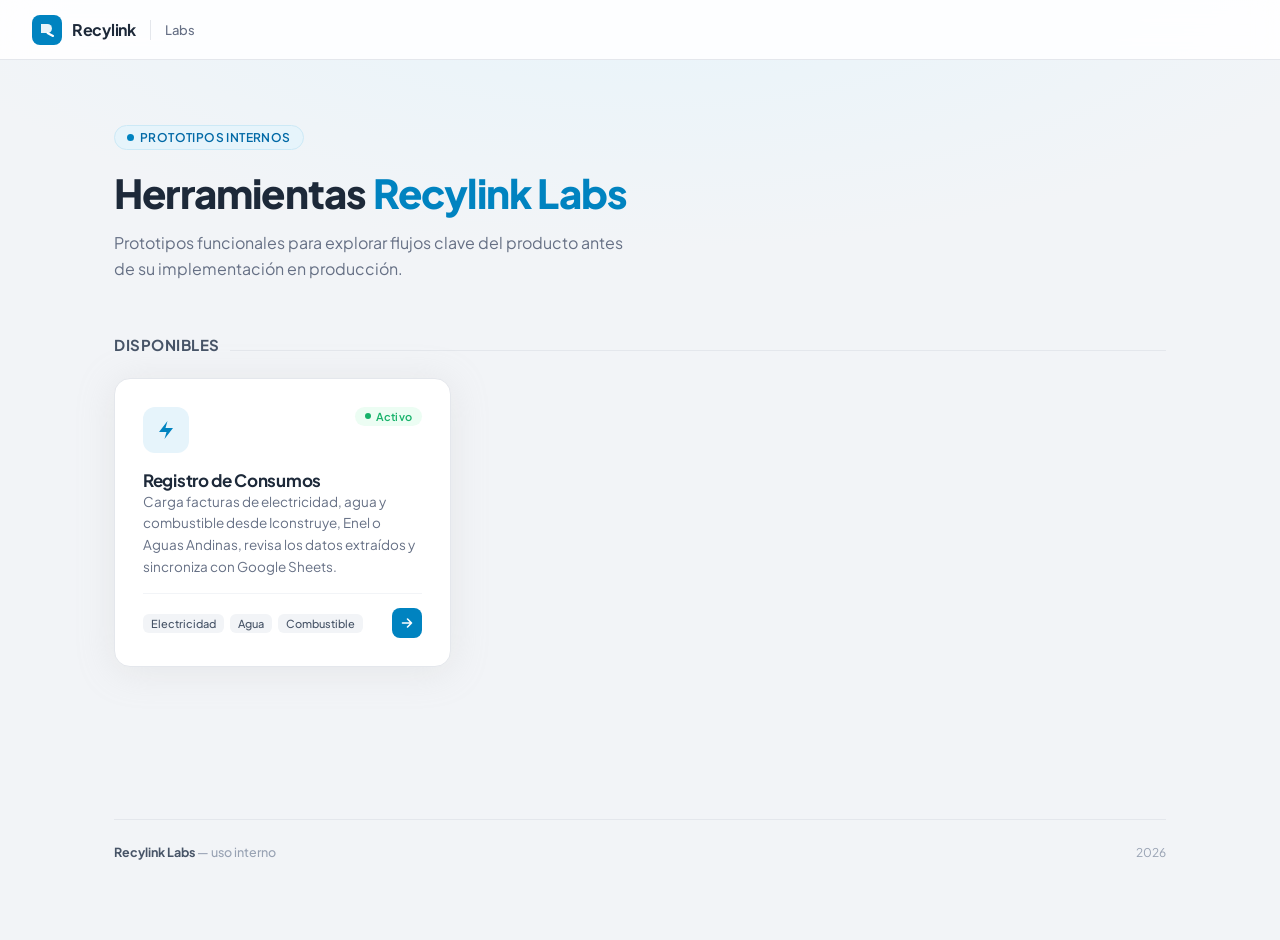
<file: index.html>
<!DOCTYPE html>
<html lang="es">
<head>
  <meta charset="UTF-8" />
  <meta name="viewport" content="width=device-width, initial-scale=1" />
  <title>Recylink Labs</title>
  <link rel="preconnect" href="https://fonts.googleapis.com" />
  <link rel="preconnect" href="https://fonts.gstatic.com" crossorigin />
  <link href="https://fonts.googleapis.com/css2?family=Plus+Jakarta+Sans:wght@400;500;600;700;800&display=swap" rel="stylesheet" />
  <style>
    /* ── Recylink DS tokens (subset) ─────────────────────────────── */
    :root {
      --rl-font: "Plus Jakarta Sans", system-ui, -apple-system, "Segoe UI", Roboto, sans-serif;
      --rl-gray-50:  #F9FAFB;
      --rl-gray-100: #F2F4F7;
      --rl-gray-200: #E4E7EC;
      --rl-gray-300: #D0D5DD;
      --rl-gray-400: #98A2B3;
      --rl-gray-500: #667085;
      --rl-gray-600: #475467;
      --rl-gray-700: #344054;
      --rl-gray-800: #1D2939;
      --rl-primary-50:  #E6F4FB;
      --rl-primary-100: #CCE9F6;
      --rl-primary-400: #A3CAFD;
      --rl-primary-700: #00528B;
      --rl-primary-800: #0083C0;
      --rl-primary-900: #0069A6;
      --rl-success-500: #17B26A;
      --rl-success-50:  #ECFDF3;
      --rl-card-shadow: 0 4px 36px 0 rgba(190,190,190,0.25);
      --rl-card-shadow-hover: 0 8px 44px 0 rgba(150,150,160,0.35);
    }

    *, *::before, *::after { box-sizing: border-box; margin: 0; padding: 0; }

    body {
      font-family: var(--rl-font);
      background:
        radial-gradient(1200px 500px at 50% -8%, var(--rl-primary-50) 0%, transparent 65%),
        var(--rl-gray-100);
      min-height: 100vh;
      color: var(--rl-gray-700);
    }

    /* ── Top bar ─────────────────────────────────────────────────── */
    .topbar {
      position: sticky;
      top: 0;
      z-index: 100;
      background: rgba(255,255,255,0.88);
      backdrop-filter: blur(12px);
      -webkit-backdrop-filter: blur(12px);
      border-bottom: 1px solid var(--rl-gray-200);
      padding: 0 32px;
      height: 60px;
      display: flex;
      align-items: center;
      gap: 10px;
    }

    .topbar-logo {
      display: flex;
      align-items: center;
      gap: 10px;
      text-decoration: none;
    }

    .topbar-icon {
      width: 30px;
      height: 30px;
      background: var(--rl-primary-800);
      border-radius: 8px;
      display: flex;
      align-items: center;
      justify-content: center;
    }

    .topbar-icon svg { display: block; }

    .topbar-name {
      font-size: 16px;
      font-weight: 700;
      color: var(--rl-gray-800);
      letter-spacing: -0.3px;
    }

    .topbar-sep {
      width: 1px;
      height: 20px;
      background: var(--rl-gray-200);
      margin: 0 4px;
    }

    .topbar-label {
      font-size: 13px;
      font-weight: 500;
      color: var(--rl-gray-500);
      letter-spacing: 0.2px;
    }

    /* ── Main content ────────────────────────────────────────────── */
    .page {
      max-width: 1100px;
      margin: 0 auto;
      padding: 64px 24px 80px;
    }

    /* ── Hero ────────────────────────────────────────────────────── */
    .hero { margin-bottom: 52px; }

    .hero-eyebrow {
      display: inline-flex;
      align-items: center;
      gap: 6px;
      background: var(--rl-primary-50);
      color: var(--rl-primary-900);
      border: 1px solid var(--rl-primary-100);
      border-radius: 99px;
      padding: 4px 12px;
      font-size: 12px;
      font-weight: 600;
      letter-spacing: 0.4px;
      text-transform: uppercase;
      margin-bottom: 20px;
    }

    .hero-eyebrow::before {
      content: "";
      width: 7px; height: 7px;
      border-radius: 50%;
      background: var(--rl-primary-800);
      flex-shrink: 0;
    }

    .hero h1 {
      font-size: clamp(28px, 4vw, 40px);
      font-weight: 800;
      color: var(--rl-gray-800);
      letter-spacing: -0.8px;
      line-height: 1.15;
      margin-bottom: 14px;
    }

    .hero h1 span { color: var(--rl-primary-800); }

    .hero p {
      font-size: 16px;
      font-weight: 400;
      color: var(--rl-gray-500);
      line-height: 1.65;
      max-width: 520px;
    }

    /* ── Section heading ─────────────────────────────────────────── */
    .section-head {
      display: flex;
      align-items: baseline;
      gap: 10px;
      margin-bottom: 24px;
    }

    .section-head h2 {
      font-size: 15px;
      font-weight: 700;
      color: var(--rl-gray-600);
      letter-spacing: 0.5px;
      text-transform: uppercase;
    }

    .section-head-line {
      flex: 1;
      height: 1px;
      background: var(--rl-gray-200);
    }

    /* ── Tool grid ───────────────────────────────────────────────── */
    .tools-grid {
      display: grid;
      grid-template-columns: repeat(auto-fill, minmax(300px, 1fr));
      gap: 20px;
    }

    /* ── Tool card ───────────────────────────────────────────────── */
    .tool-card {
      background: #fff;
      border: 1px solid var(--rl-gray-200);
      border-radius: 16px;
      box-shadow: var(--rl-card-shadow);
      padding: 28px;
      display: flex;
      flex-direction: column;
      gap: 16px;
      text-decoration: none;
      color: inherit;
      transition: box-shadow 0.18s ease, transform 0.18s ease, border-color 0.18s ease;
    }

    .tool-card:hover {
      box-shadow: var(--rl-card-shadow-hover);
      transform: translateY(-3px);
      border-color: var(--rl-primary-400);
    }

    .tool-card-header {
      display: flex;
      align-items: flex-start;
      justify-content: space-between;
      gap: 12px;
    }

    .tool-icon {
      width: 46px;
      height: 46px;
      border-radius: 12px;
      background: var(--rl-primary-50);
      display: flex;
      align-items: center;
      justify-content: center;
      flex-shrink: 0;
    }

    .tool-icon svg { display: block; }

    .tool-badge {
      display: inline-flex;
      align-items: center;
      gap: 5px;
      background: var(--rl-success-50);
      color: var(--rl-success-500);
      border-radius: 99px;
      padding: 3px 10px;
      font-size: 11px;
      font-weight: 600;
      letter-spacing: 0.3px;
    }

    .tool-badge::before {
      content: "";
      width: 6px; height: 6px;
      border-radius: 50%;
      background: var(--rl-success-500);
    }

    .tool-card h3 {
      font-size: 17px;
      font-weight: 700;
      color: var(--rl-gray-800);
      letter-spacing: -0.3px;
      line-height: 1.3;
    }

    .tool-card p {
      font-size: 13.5px;
      color: var(--rl-gray-500);
      line-height: 1.6;
      flex: 1;
    }

    .tool-card-footer {
      display: flex;
      align-items: center;
      justify-content: space-between;
      padding-top: 14px;
      border-top: 1px solid var(--rl-gray-100);
    }

    .tool-tags {
      display: flex;
      gap: 6px;
      flex-wrap: wrap;
    }

    .tag {
      background: var(--rl-gray-100);
      color: var(--rl-gray-600);
      border-radius: 6px;
      padding: 3px 8px;
      font-size: 11px;
      font-weight: 500;
    }

    .tool-arrow {
      width: 30px; height: 30px;
      border-radius: 8px;
      background: var(--rl-primary-800);
      display: flex;
      align-items: center;
      justify-content: center;
      transition: background 0.15s ease;
      flex-shrink: 0;
    }

    .tool-card:hover .tool-arrow { background: var(--rl-primary-700); }

    /* ── Footer ──────────────────────────────────────────────────── */
    .footer {
      margin-top: 72px;
      padding-top: 24px;
      border-top: 1px solid var(--rl-gray-200);
      display: flex;
      align-items: center;
      justify-content: space-between;
      flex-wrap: wrap;
      gap: 8px;
    }

    .footer-left {
      font-size: 12.5px;
      color: var(--rl-gray-400);
      font-weight: 500;
    }

    .footer-left strong { color: var(--rl-gray-600); font-weight: 700; }

    .footer-right {
      font-size: 12px;
      color: var(--rl-gray-400);
    }
  </style>
</head>
<body>

  <!-- Top bar -->
  <header class="topbar">
    <a href="/" class="topbar-logo">
      <div class="topbar-icon">
        <!-- Recylink "R" monogram -->
        <svg width="18" height="18" viewBox="0 0 18 18" fill="none" xmlns="http://www.w3.org/2000/svg">
          <path d="M3 3h6.5a4.5 4.5 0 0 1 0 9H3V3Z" fill="white" fill-opacity="0.9"/>
          <path d="M9.5 12 15 15" stroke="white" stroke-width="2" stroke-linecap="round"/>
        </svg>
      </div>
      <span class="topbar-name">Recylink</span>
    </a>
    <div class="topbar-sep"></div>
    <span class="topbar-label">Labs</span>
  </header>

  <!-- Page content -->
  <main class="page">

    <!-- Hero -->
    <section class="hero">
      <div class="hero-eyebrow">Prototipos internos</div>
      <h1>Herramientas <span>Recylink Labs</span></h1>
      <p>Prototipos funcionales para explorar flujos clave del producto antes de su implementación en producción.</p>
    </section>

    <!-- Tools section -->
    <div class="section-head">
      <h2>Disponibles</h2>
      <div class="section-head-line"></div>
    </div>

    <div class="tools-grid">

      <!-- Registro de Consumos -->
      <a href="registro-de-consumos/" class="tool-card">
        <div class="tool-card-header">
          <div class="tool-icon">
            <!-- Bolt / consumo icon -->
            <svg width="22" height="22" viewBox="0 0 22 22" fill="none" xmlns="http://www.w3.org/2000/svg">
              <path d="M12.5 2 4 13h7.5L9.5 20 18 9h-7.5L12.5 2Z" fill="#0083C0"/>
            </svg>
          </div>
          <span class="tool-badge">Activo</span>
        </div>
        <div>
          <h3>Registro de Consumos</h3>
          <p>Carga facturas de electricidad, agua y combustible desde Iconstruye, Enel o Aguas Andinas, revisa los datos extraídos y sincroniza con Google Sheets.</p>
        </div>
        <div class="tool-card-footer">
          <div class="tool-tags">
            <span class="tag">Electricidad</span>
            <span class="tag">Agua</span>
            <span class="tag">Combustible</span>
          </div>
          <div class="tool-arrow">
            <svg width="14" height="14" viewBox="0 0 14 14" fill="none" xmlns="http://www.w3.org/2000/svg">
              <path d="M2.5 7h9M7.5 3l4 4-4 4" stroke="white" stroke-width="1.6" stroke-linecap="round" stroke-linejoin="round"/>
            </svg>
          </div>
        </div>
      </a>

    </div><!-- /tools-grid -->

  </main>

  <!-- Footer -->
  <footer class="page" style="padding-top: 0;">
    <div class="footer">
      <span class="footer-left"><strong>Recylink Labs</strong> — uso interno</span>
      <span class="footer-right">2026</span>
    </div>
  </footer>

</body>
</html>
</file>
